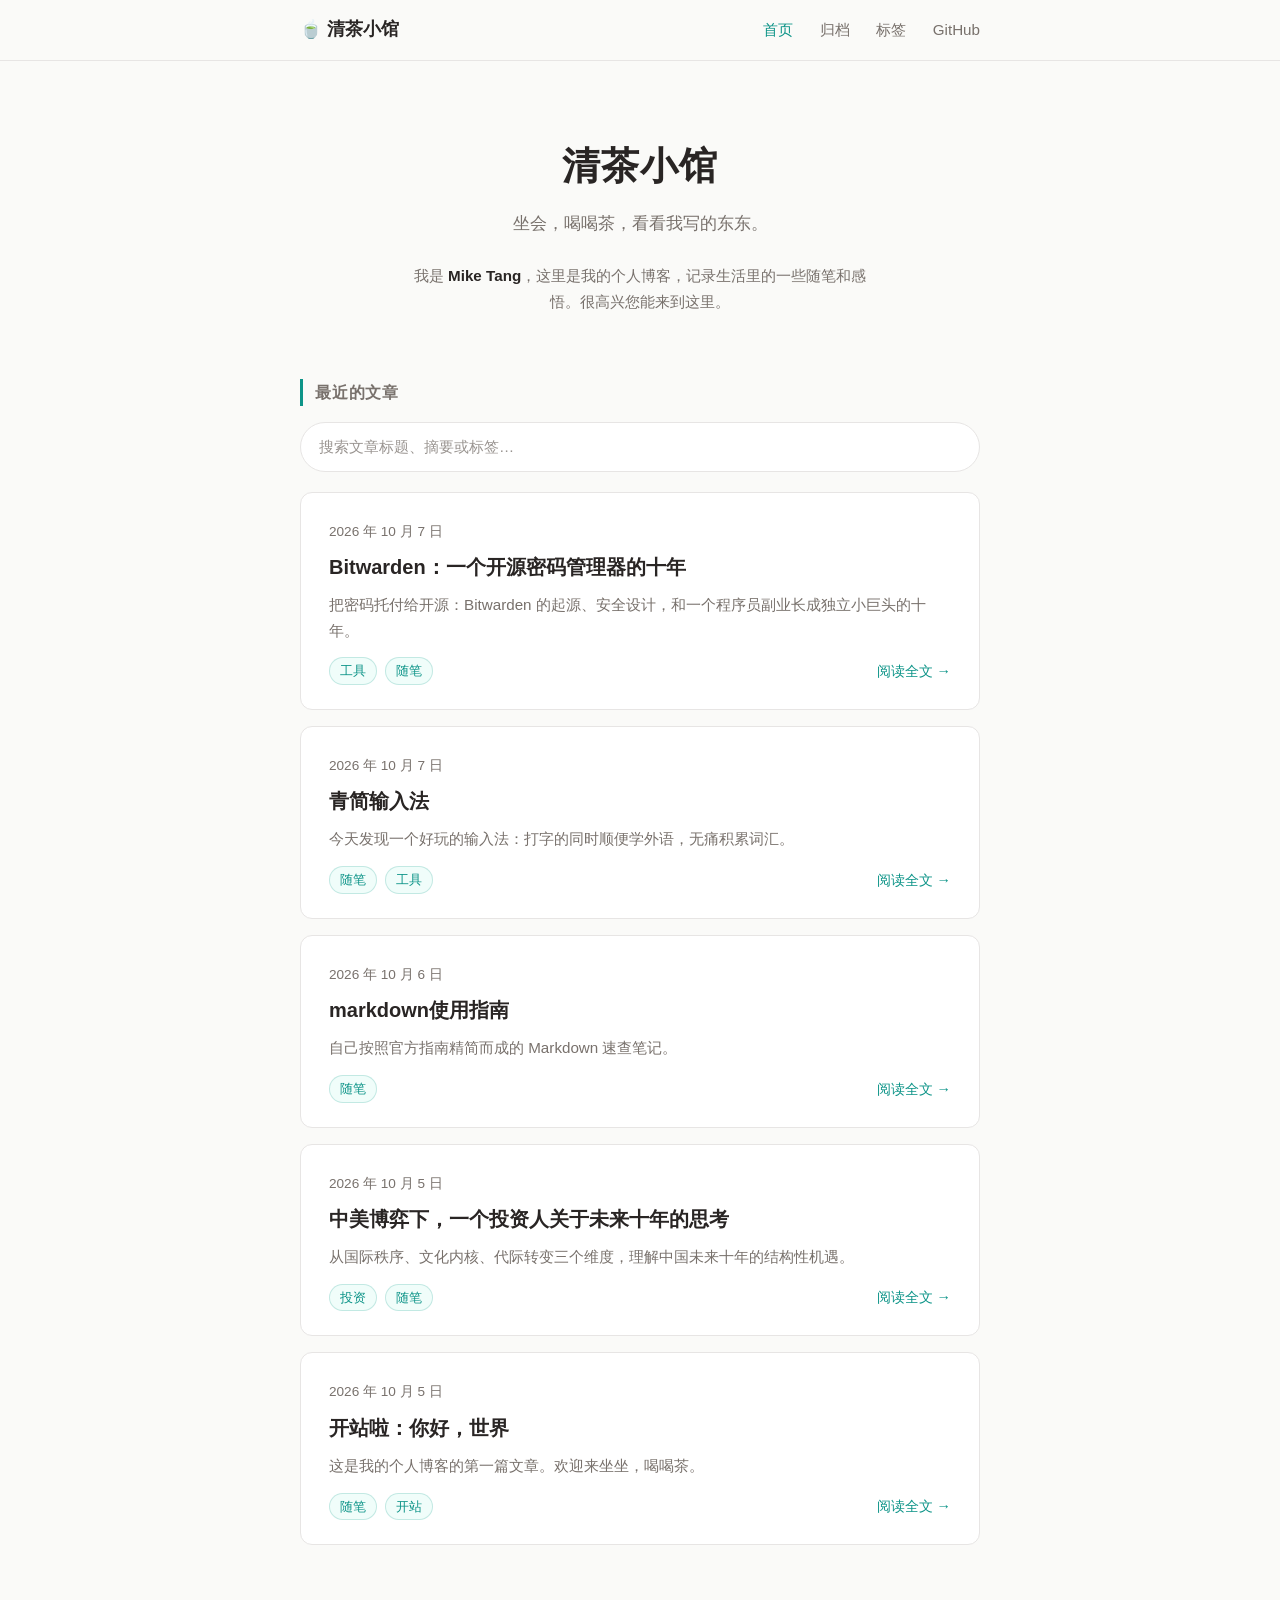
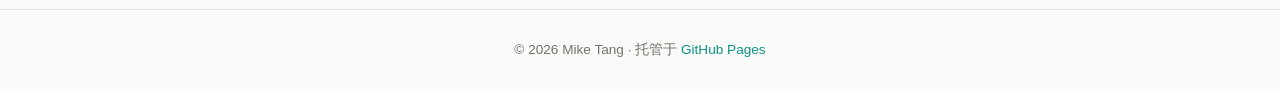
<file: index.html>
<!DOCTYPE html>
<html lang="zh-CN">
<head>
  <meta charset="UTF-8">
  <meta name="viewport" content="width=device-width, initial-scale=1.0">
  <title>清茶小馆 · Mike Tang 的个人博客</title>
  <meta name="description" content="我是 Mike Tang，欢迎来到我的个人博客。坐会，喝喝茶，看看我写的东东。">
  <link rel="icon" href="data:image/svg+xml,<svg xmlns='http://www.w3.org/2000/svg' viewBox='0 0 100 100'><text y='.9em' font-size='90'>🍵</text></svg>">
  <link rel="stylesheet" href="css/style.css?v=2">
</head>
<body>
  <header class="site-header">
    <div class="container header-inner">
      <a class="site-name" href="index.html">🍵 清茶小馆</a>
      <nav class="site-nav">
        <a href="index.html" class="active">首页</a>
        <a href="archive.html">归档</a>
        <a href="tags.html">标签</a>
        <a href="https://github.com/MikeY5616" target="_blank" rel="noopener">GitHub</a>
      </nav>
    </div>
  </header>

  <main class="container">
    <section class="hero">
      <h1>清茶小馆</h1>
      <p class="tagline">坐会，喝喝茶，看看我写的东东。</p>
      <p class="intro">我是 <strong>Mike Tang</strong>，这里是我的个人博客，记录生活里的一些随笔和感悟。很高兴您能来到这里。</p>
    </section>

    <section class="post-list-section">
      <h2 class="section-title">最近的文章</h2>
      <div class="search-box">
        <input type="search" id="search-input" placeholder="搜索文章标题、摘要或标签…" aria-label="搜索文章">
      </div>
      <div id="post-list" class="post-list">
        <!-- 文章列表由 js/main.js 自动渲染 -->
      </div>
    </section>
  </main>

  <footer class="site-footer">
    <div class="container">
      <p>© 2026 Mike Tang · 托管于 <a href="https://pages.github.com" target="_blank" rel="noopener">GitHub Pages</a></p>
    </div>
  </footer>

  <script src="js/posts.js?v=5"></script>
  <script src="js/main.js?v=4"></script>
</body>
</html>
</file>
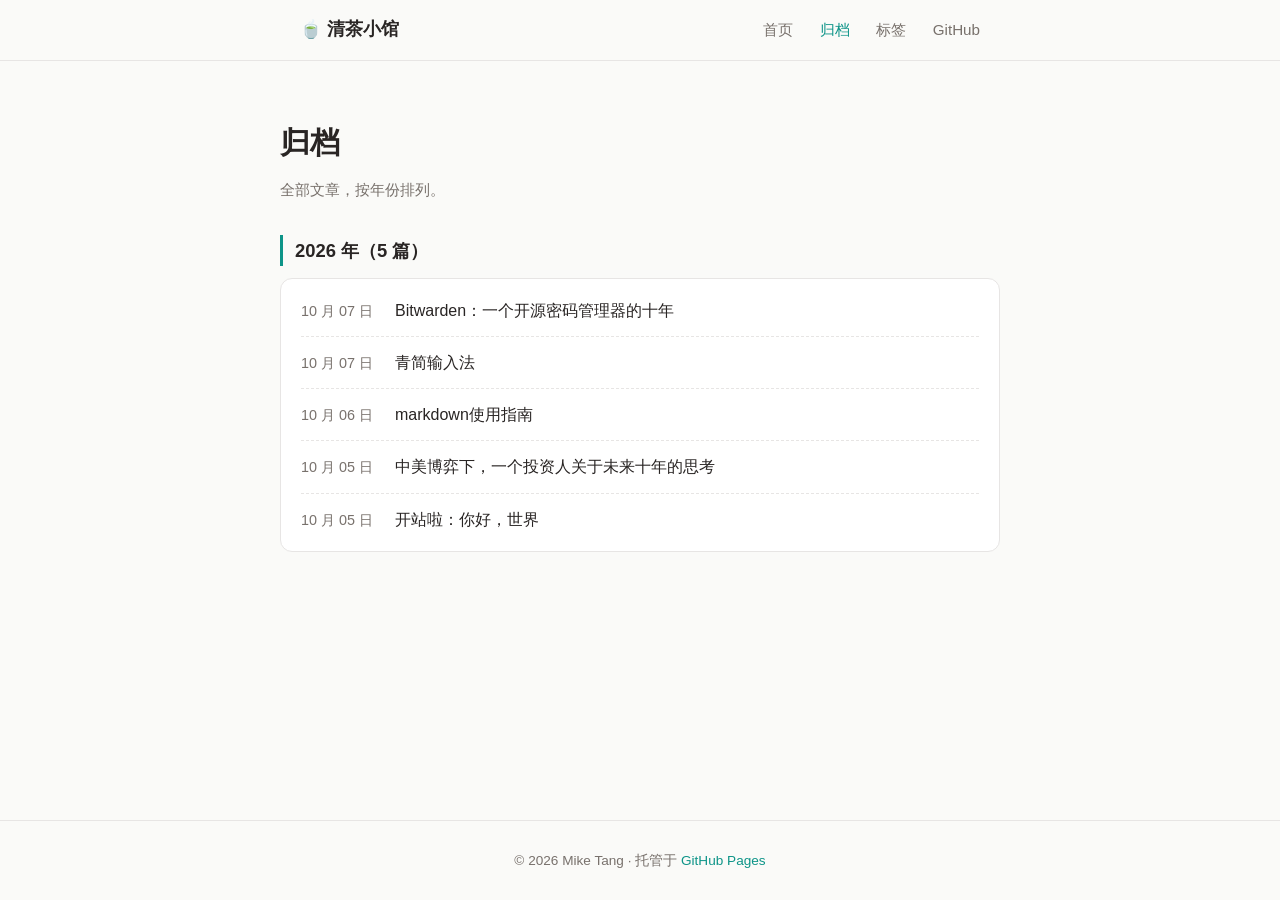
<file: archive.html>
<!DOCTYPE html>
<html lang="zh-CN">
<head>
  <meta charset="UTF-8">
  <meta name="viewport" content="width=device-width, initial-scale=1.0">
  <title>归档 · 清茶小馆</title>
  <meta name="description" content="Mike Tang 的个人博客 - 全部文章归档">
  <link rel="icon" href="data:image/svg+xml,<svg xmlns='http://www.w3.org/2000/svg' viewBox='0 0 100 100'><text y='.9em' font-size='90'>🍵</text></svg>">
  <link rel="stylesheet" href="css/style.css?v=2">
</head>
<body>
  <header class="site-header">
    <div class="container header-inner">
      <a class="site-name" href="index.html">🍵 清茶小馆</a>
      <nav class="site-nav">
        <a href="index.html">首页</a>
        <a href="archive.html" class="active">归档</a>
        <a href="tags.html">标签</a>
        <a href="https://github.com/MikeY5616" target="_blank" rel="noopener">GitHub</a>
      </nav>
    </div>
  </header>

  <main class="container browse-page">
    <h1 class="browse-title">归档</h1>
    <p class="browse-desc">全部文章，按年份排列。</p>
    <div id="archive-list">
      <!-- 归档列表由 js/browse.js 自动渲染 -->
    </div>
  </main>

  <footer class="site-footer">
    <div class="container">
      <p>© 2026 Mike Tang · 托管于 <a href="https://pages.github.com" target="_blank" rel="noopener">GitHub Pages</a></p>
    </div>
  </footer>

  <script src="js/posts.js?v=5"></script>
  <script src="js/browse.js?v=1"></script>
</body>
</html>
</file>
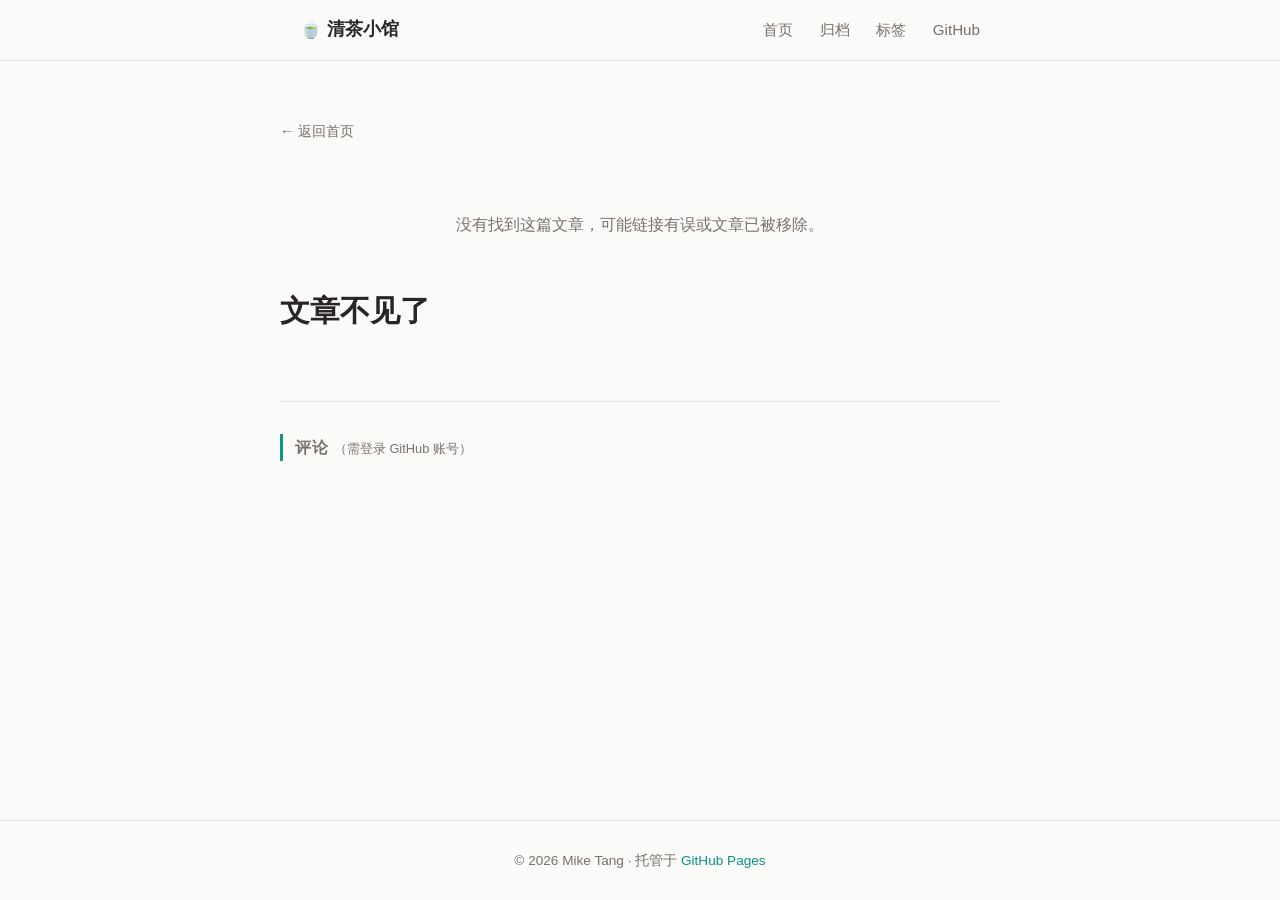
<file: post.html>
<!DOCTYPE html>
<html lang="zh-CN">
<head>
  <meta charset="UTF-8">
  <meta name="viewport" content="width=device-width, initial-scale=1.0">
  <title>文章 · 清茶小馆</title>
  <meta name="description" content="Mike Tang 的个人博客">
  <link rel="icon" href="data:image/svg+xml,<svg xmlns='http://www.w3.org/2000/svg' viewBox='0 0 100 100'><text y='.9em' font-size='90'>🍵</text></svg>">
  <link rel="stylesheet" href="css/style.css?v=2">
</head>
<body>
  <header class="site-header">
    <div class="container header-inner">
      <a class="site-name" href="index.html">🍵 清茶小馆</a>
      <nav class="site-nav">
        <a href="index.html">首页</a>
        <a href="archive.html">归档</a>
        <a href="tags.html">标签</a>
        <a href="https://github.com/MikeY5616" target="_blank" rel="noopener">GitHub</a>
      </nav>
    </div>
  </header>

  <main class="container post-page">
    <a class="back-link" href="index.html">← 返回首页</a>

    <p id="post-error" class="empty-tip" style="display:none;"></p>

    <article>
      <header class="post-header">
        <time class="post-date" id="post-date"></time>
        <h1 id="post-title">加载中…</h1>
        <div class="post-meta" id="post-tags"></div>
      </header>

      <div class="post-body" id="post-body"></div>
    </article>

    <section class="comments">
      <h2 class="section-title">评论 <span class="comments-hint">（需登录 GitHub 账号）</span></h2>
      <script src="https://giscus.app/client.js"
              data-repo="MikeY5616/MikeY5616.github.io"
              data-repo-id="R_kgDOU8Pd_g"
              data-category="Announcements"
              data-category-id="DIC_kwDOU8Pd_s4DHE7z"
              data-mapping="pathname"
              data-strict="0"
              data-reactions-enabled="1"
              data-emit-metadata="0"
              data-input-position="top"
              data-theme="light"
              data-lang="zh-CN"
              crossorigin="anonymous"
              async>
      </script>
    </section>
  </main>

  <footer class="site-footer">
    <div class="container">
      <p>© 2026 Mike Tang · 托管于 <a href="https://pages.github.com" target="_blank" rel="noopener">GitHub Pages</a></p>
    </div>
  </footer>

  <script src="js/posts.js?v=5"></script>
  <script src="js/markdown.js?v=1"></script>
  <script src="js/render.js?v=1"></script>
</body>
</html>
</file>
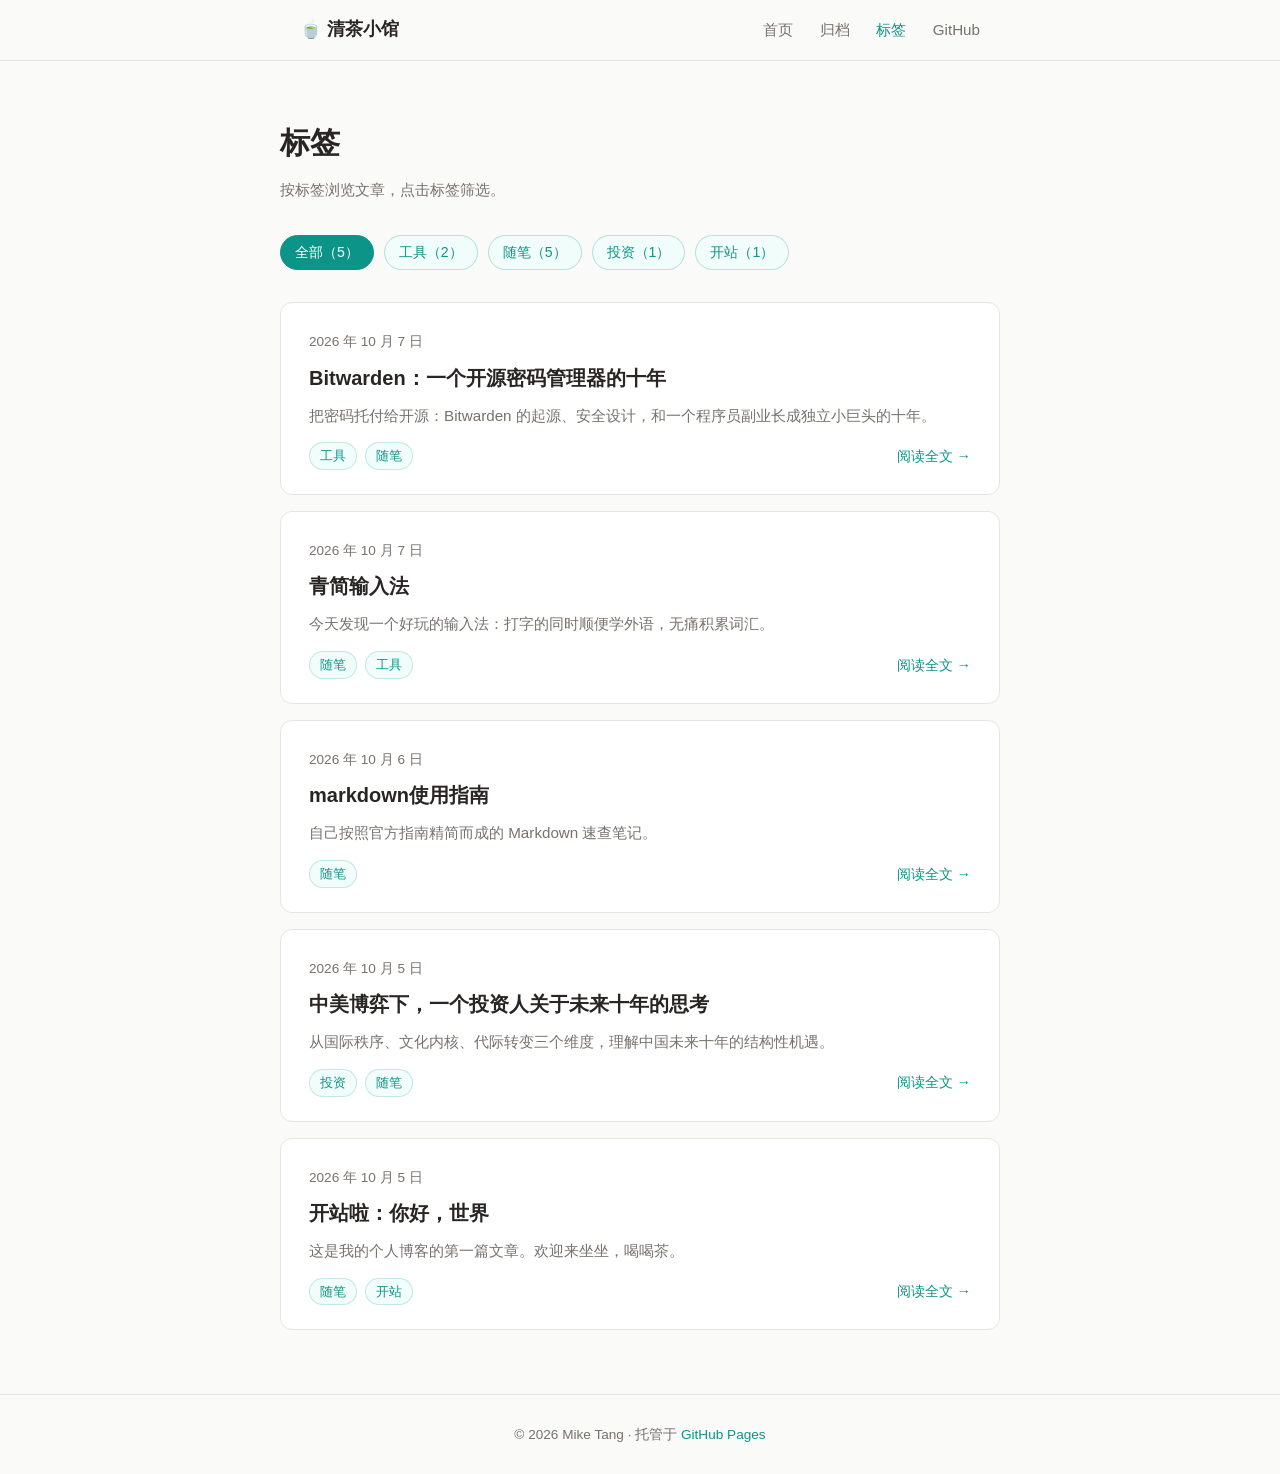
<file: tags.html>
<!DOCTYPE html>
<html lang="zh-CN">
<head>
  <meta charset="UTF-8">
  <meta name="viewport" content="width=device-width, initial-scale=1.0">
  <title>标签 · 清茶小馆</title>
  <meta name="description" content="Mike Tang 的个人博客 - 按标签浏览文章">
  <link rel="icon" href="data:image/svg+xml,<svg xmlns='http://www.w3.org/2000/svg' viewBox='0 0 100 100'><text y='.9em' font-size='90'>🍵</text></svg>">
  <link rel="stylesheet" href="css/style.css?v=2">
</head>
<body>
  <header class="site-header">
    <div class="container header-inner">
      <a class="site-name" href="index.html">🍵 清茶小馆</a>
      <nav class="site-nav">
        <a href="index.html">首页</a>
        <a href="archive.html">归档</a>
        <a href="tags.html" class="active">标签</a>
        <a href="https://github.com/MikeY5616" target="_blank" rel="noopener">GitHub</a>
      </nav>
    </div>
  </header>

  <main class="container browse-page">
    <h1 class="browse-title">标签</h1>
    <p class="browse-desc">按标签浏览文章，点击标签筛选。</p>
    <div id="tag-cloud" class="tag-cloud">
      <!-- 标签云由 js/browse.js 自动渲染 -->
    </div>
    <div id="post-list" class="post-list">
      <!-- 文章列表由 js/browse.js 自动渲染 -->
    </div>
  </main>

  <footer class="site-footer">
    <div class="container">
      <p>© 2026 Mike Tang · 托管于 <a href="https://pages.github.com" target="_blank" rel="noopener">GitHub Pages</a></p>
    </div>
  </footer>

  <script src="js/posts.js?v=5"></script>
  <script src="js/browse.js?v=1"></script>
</body>
</html>
</file>
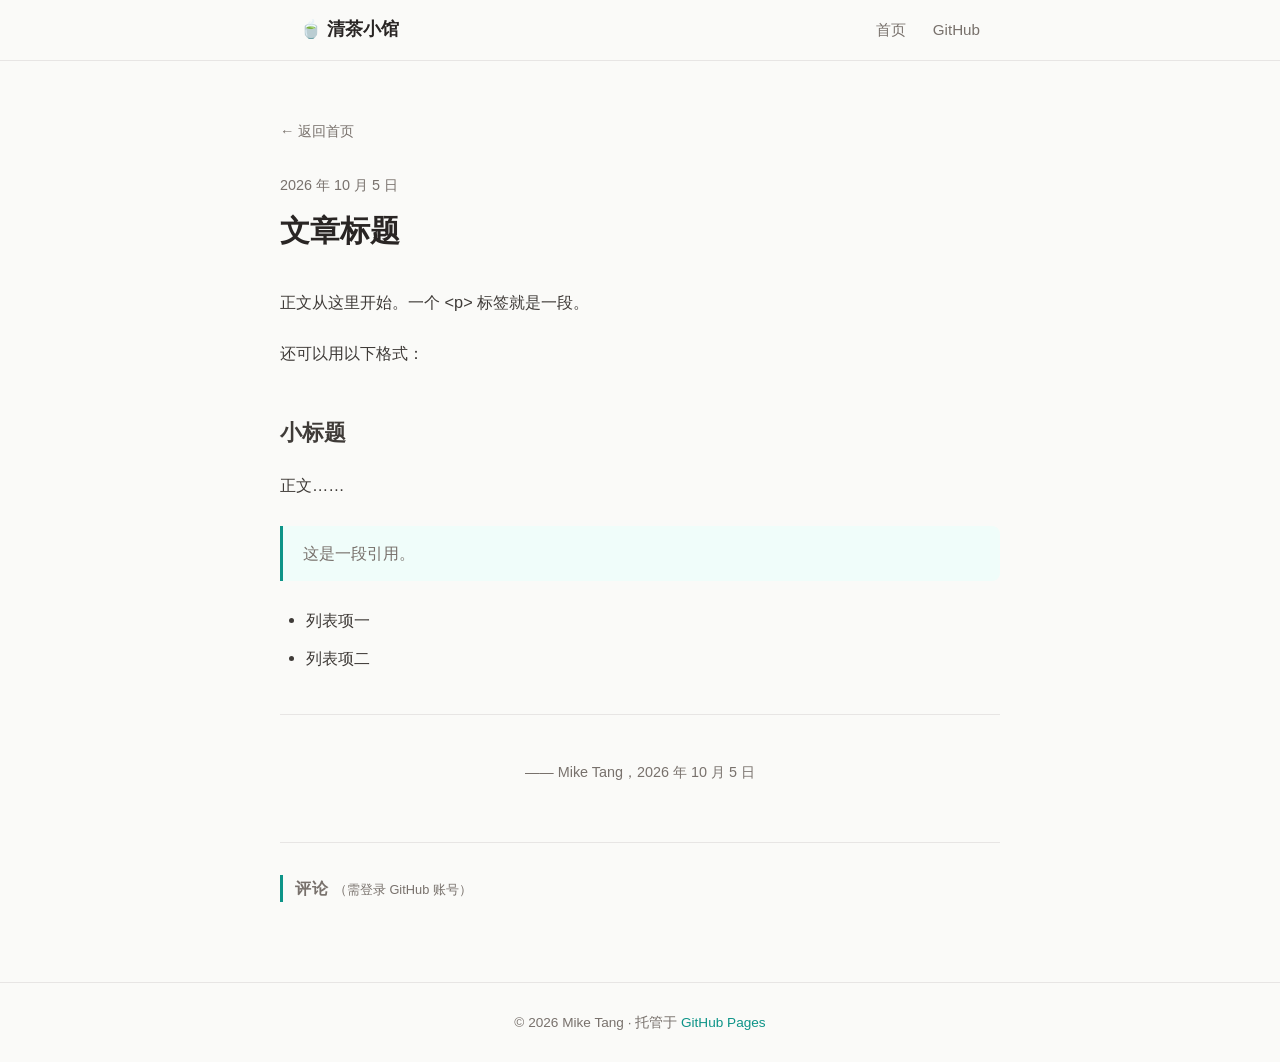
<file: posts/_template.html>
<!DOCTYPE html>
<!-- ============================================
     新文章模板 —— 使用方法：
     1. 复制这个文件，改名为「英文短横线命名.html」
        （比如 my-first-day.html，不要用中文和空格）
     2. 修改下面的 <title>、日期、文章标题和正文
     3. 在 js/posts.js 的 POSTS 数组里加一条对应记录
     4. 用浏览器打开 ../index.html 检查效果
     ============================================ -->
<html lang="zh-CN">
<head>
  <meta charset="UTF-8">
  <meta name="viewport" content="width=device-width, initial-scale=1.0">
  <title>文章标题 · 清茶小馆</title>
  <meta name="description" content="一句话摘要，会显示在搜索引擎结果里">
  <link rel="icon" href="data:image/svg+xml,<svg xmlns='http://www.w3.org/2000/svg' viewBox='0 0 100 100'><text y='.9em' font-size='90'>🍵</text></svg>">
  <link rel="stylesheet" href="../css/style.css">
</head>
<body>
  <header class="site-header">
    <div class="container header-inner">
      <a class="site-name" href="../index.html">🍵 清茶小馆</a>
      <nav class="site-nav">
        <a href="../index.html">首页</a>
        <a href="https://github.com/MikeY5616" target="_blank" rel="noopener">GitHub</a>
      </nav>
    </div>
  </header>

  <main class="container post-page">
    <a class="back-link" href="../index.html">← 返回首页</a>

    <article>
      <header class="post-header">
        <time class="post-date" datetime="2026-10-05">2026 年 10 月 5 日</time>
        <h1>文章标题</h1>
      </header>

      <div class="post-body">
        <p>正文从这里开始。一个 &lt;p&gt; 标签就是一段。</p>
        <p>还可以用以下格式：</p>
        <h2>小标题</h2>
        <p>正文……</p>
        <blockquote>这是一段引用。</blockquote>
        <ul>
          <li>列表项一</li>
          <li>列表项二</li>
        </ul>
        <hr>
        <p class="post-end">—— Mike Tang，2026 年 10 月 5 日</p>
      </div>
    </article>

    <section class="comments">
      <h2 class="section-title">评论 <span class="comments-hint">（需登录 GitHub 账号）</span></h2>
      <script src="https://giscus.app/client.js"
              data-repo="MikeY5616/MikeY5616.github.io"
              data-repo-id="R_kgDOU8Pd_g"
              data-category="General"
              data-category-id="DIC_kwDOU8Pd_s4DHE7z"
              data-mapping="pathname"
              data-strict="0"
              data-reactions-enabled="1"
              data-emit-metadata="0"
              data-input-position="top"
              data-theme="light"
              data-lang="zh-CN"
              crossorigin="anonymous"
              async>
      </script>
    </section>
  </main>

  <footer class="site-footer">
    <div class="container">
      <p>© 2026 Mike Tang · 托管于 <a href="https://pages.github.com" target="_blank" rel="noopener">GitHub Pages</a></p>
    </div>
  </footer>
</body>
</html>
</file>
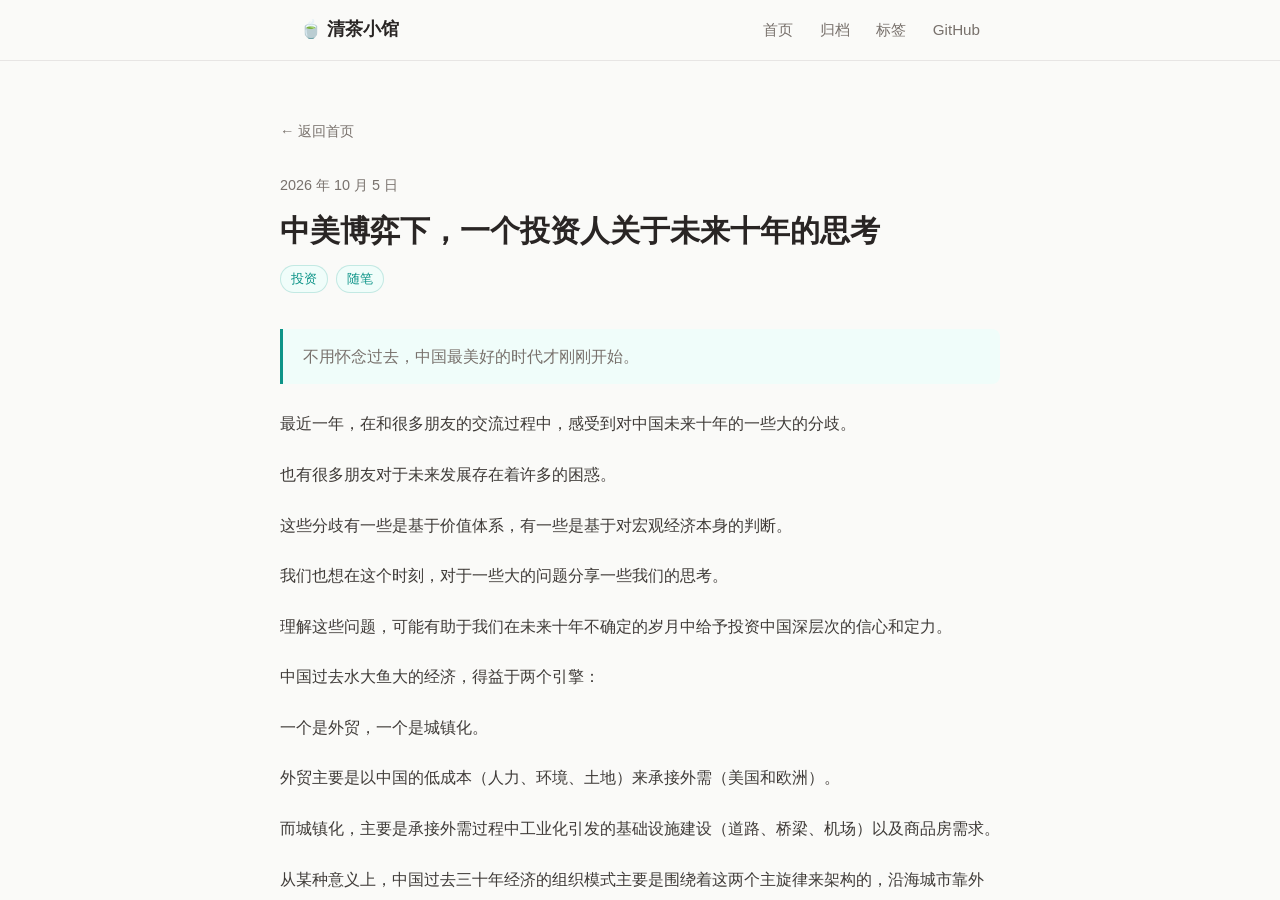
<file: posts/china-next-decade.html>
<!DOCTYPE html>
<html lang="zh-CN">
<head>
  <meta charset="UTF-8">
  <meta http-equiv="refresh" content="0; url=../post.html?p=china-next-decade">
  <title>跳转中…</title>
</head>
<body>
  <p>页面已搬家，正在跳转…如果没反应，请<a href="../post.html?p=china-next-decade">点这里</a>。</p>
</body>
</html>
</file>
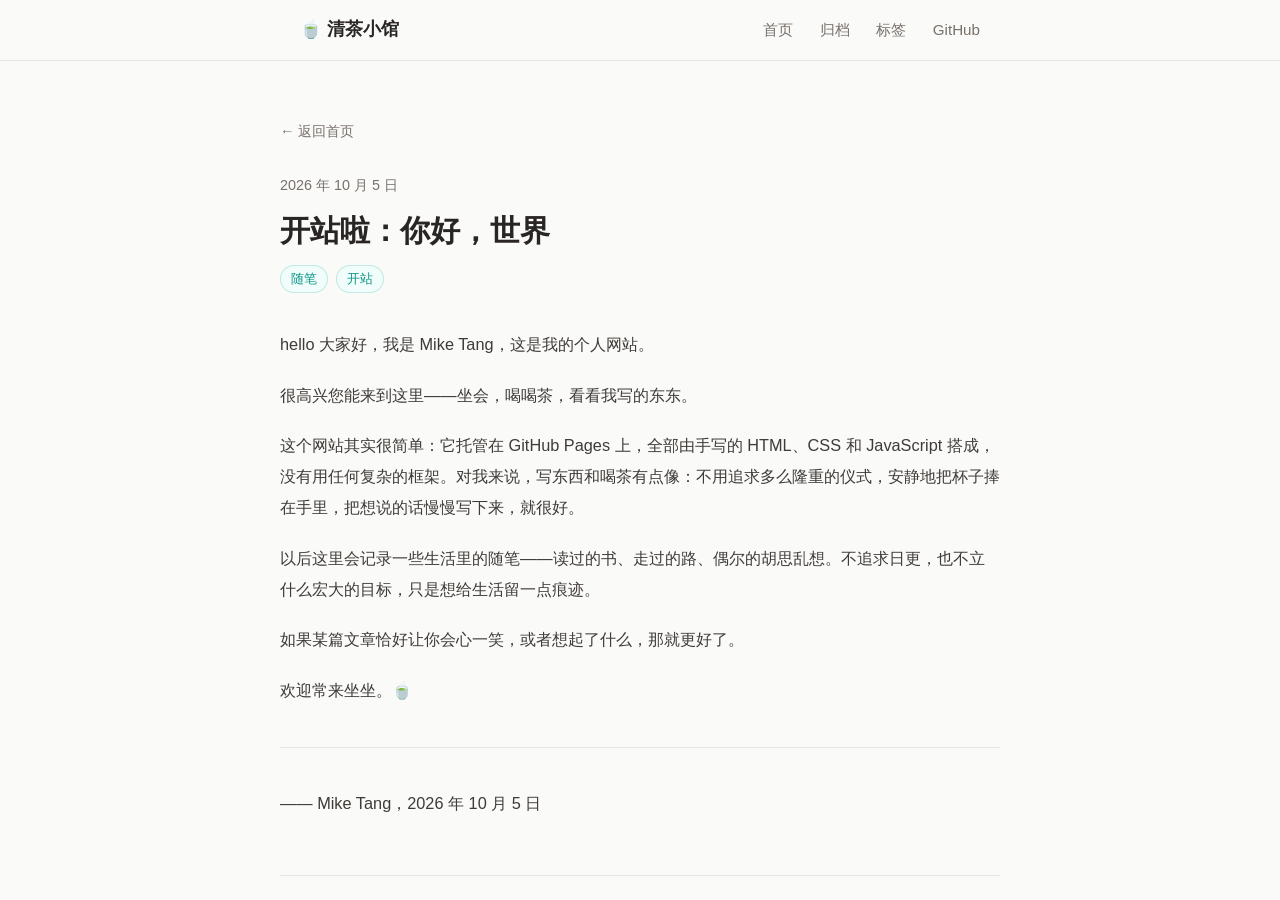
<file: posts/hello-world.html>
<!DOCTYPE html>
<html lang="zh-CN">
<head>
  <meta charset="UTF-8">
  <meta http-equiv="refresh" content="0; url=../post.html?p=hello-world">
  <title>跳转中…</title>
</head>
<body>
  <p>页面已搬家，正在跳转…如果没反应，请<a href="../post.html?p=hello-world">点这里</a>。</p>
</body>
</html>
</file>
<file: css/style.css>
/* ============================================
   清茶小馆 · 全局样式
   风格：简约清新
   ============================================ */

:root {
  --bg: #fafaf8;
  --card-bg: #ffffff;
  --text: #292524;
  --text-secondary: #78716c;
  --accent: #0d9488;
  --accent-hover: #0f766e;
  --accent-soft: #f0fdfa;
  --border: #e7e5e4;
  --radius: 12px;
  --font-sans: -apple-system, BlinkMacSystemFont, "Segoe UI", "PingFang SC",
    "Hiragino Sans GB", "Microsoft YaHei", "Noto Sans SC", sans-serif;
}

* {
  margin: 0;
  padding: 0;
  box-sizing: border-box;
}

body {
  font-family: var(--font-sans);
  background: var(--bg);
  color: var(--text);
  line-height: 1.7;
  display: flex;
  flex-direction: column;
  min-height: 100vh;
}

.container {
  width: 100%;
  max-width: 720px;
  margin: 0 auto;
  padding: 0 20px;
}

a {
  color: var(--accent);
  text-decoration: none;
  transition: color 0.15s ease;
}
a:hover {
  color: var(--accent-hover);
}

/* ---------- 顶栏 ---------- */
.site-header {
  position: sticky;
  top: 0;
  z-index: 10;
  background: rgba(250, 250, 248, 0.9);
  backdrop-filter: blur(8px);
  -webkit-backdrop-filter: blur(8px);
  border-bottom: 1px solid var(--border);
}

.header-inner {
  display: flex;
  align-items: center;
  justify-content: space-between;
  height: 60px;
}

.site-name {
  font-size: 1.1rem;
  font-weight: 600;
  color: var(--text);
}
.site-name:hover {
  color: var(--accent);
}

.site-nav a {
  margin-left: 22px;
  font-size: 0.95rem;
  color: var(--text-secondary);
}
.site-nav a:hover,
.site-nav a.active {
  color: var(--accent);
}

/* ---------- 首页大标题区 ---------- */
.hero {
  padding: 72px 0 40px;
  text-align: center;
}

.hero h1 {
  font-size: 2.4rem;
  font-weight: 700;
  letter-spacing: 0.02em;
  margin-bottom: 12px;
}

.hero .tagline {
  font-size: 1.05rem;
  color: var(--text-secondary);
  margin-bottom: 24px;
}

.hero .intro {
  max-width: 480px;
  margin: 0 auto;
  color: var(--text-secondary);
  font-size: 0.95rem;
}

.hero .intro strong {
  color: var(--text);
  font-weight: 600;
}

/* ---------- 文章列表 ---------- */
.post-list-section {
  padding: 24px 0 64px;
}

.section-title {
  font-size: 1rem;
  font-weight: 600;
  color: var(--text-secondary);
  letter-spacing: 0.05em;
  margin-bottom: 16px;
  padding-left: 12px;
  border-left: 3px solid var(--accent);
}

.post-list {
  display: flex;
  flex-direction: column;
  gap: 16px;
}

.post-card {
  background: var(--card-bg);
  border: 1px solid var(--border);
  border-radius: var(--radius);
  padding: 24px 28px;
  transition: border-color 0.15s ease, transform 0.15s ease, box-shadow 0.15s ease;
}

.post-card:hover {
  border-color: var(--accent);
  transform: translateY(-2px);
  box-shadow: 0 6px 20px rgba(13, 148, 136, 0.08);
}

.post-date {
  font-size: 0.85rem;
  color: var(--text-secondary);
}

.post-title {
  font-size: 1.25rem;
  font-weight: 600;
  margin: 6px 0 8px;
}

.post-title a {
  color: var(--text);
}
.post-title a:hover {
  color: var(--accent);
}

.post-excerpt {
  color: var(--text-secondary);
  font-size: 0.95rem;
  margin-bottom: 14px;
}

.post-meta {
  display: flex;
  align-items: center;
  gap: 8px;
  flex-wrap: wrap;
}

.tag {
  font-size: 0.8rem;
  color: var(--accent);
  background: var(--accent-soft);
  border: 1px solid rgba(13, 148, 136, 0.2);
  border-radius: 999px;
  padding: 2px 10px;
}

.read-more {
  margin-left: auto;
  font-size: 0.9rem;
}

.empty-tip {
  color: var(--text-secondary);
  padding: 40px 0;
  text-align: center;
}

/* ---------- 搜索框 ---------- */
.search-box {
  margin-bottom: 20px;
}

.search-box input {
  width: 100%;
  padding: 11px 18px;
  font: inherit;
  font-size: 0.95rem;
  color: var(--text);
  background: var(--card-bg);
  border: 1px solid var(--border);
  border-radius: 999px;
  outline: none;
  transition: border-color 0.15s ease, box-shadow 0.15s ease;
}

.search-box input::placeholder {
  color: var(--text-secondary);
  opacity: 0.75;
}

.search-box input:focus {
  border-color: var(--accent);
  box-shadow: 0 0 0 3px rgba(13, 148, 136, 0.12);
}

/* ---------- 子页面（归档 / 标签） ---------- */
.browse-page {
  padding: 56px 0 64px;
  flex: 1;
}

.browse-title {
  font-size: 1.9rem;
  font-weight: 700;
  margin-bottom: 8px;
}

.browse-desc {
  color: var(--text-secondary);
  font-size: 0.95rem;
  margin-bottom: 32px;
}

.tag-cloud {
  display: flex;
  flex-wrap: wrap;
  gap: 10px;
  margin-bottom: 32px;
}

.tag-chip {
  font: inherit;
  font-size: 0.88rem;
  color: var(--accent);
  background: var(--accent-soft);
  border: 1px solid rgba(13, 148, 136, 0.25);
  border-radius: 999px;
  padding: 5px 14px;
  cursor: pointer;
  transition: background 0.15s ease, color 0.15s ease, border-color 0.15s ease;
}

.tag-chip:hover {
  border-color: var(--accent);
}

.tag-chip.active {
  background: var(--accent);
  border-color: var(--accent);
  color: #ffffff;
}

.archive-year {
  font-size: 1.15rem;
  font-weight: 600;
  color: var(--text);
  margin: 32px 0 12px;
  padding-left: 12px;
  border-left: 3px solid var(--accent);
}

.archive-year:first-child {
  margin-top: 0;
}

.archive-posts {
  background: var(--card-bg);
  border: 1px solid var(--border);
  border-radius: var(--radius);
  padding: 6px 20px;
}

.archive-post {
  display: flex;
  align-items: baseline;
  gap: 18px;
  padding: 12px 0;
  border-bottom: 1px dashed var(--border);
}

.archive-post:last-child {
  border-bottom: none;
}

.archive-post time {
  flex-shrink: 0;
  min-width: 76px;
  font-size: 0.9rem;
  color: var(--text-secondary);
}

.archive-post a {
  color: var(--text);
}

.archive-post a:hover {
  color: var(--accent);
}

/* ---------- 文章详情页 ---------- */
.post-page {
  padding: 56px 0 64px;
  flex: 1;
}

.post-page .back-link {
  display: inline-block;
  font-size: 0.9rem;
  color: var(--text-secondary);
  margin-bottom: 28px;
}
.post-page .back-link:hover {
  color: var(--accent);
}

.post-page .post-header {
  margin-bottom: 36px;
}

.post-page .post-header h1 {
  font-size: 1.9rem;
  font-weight: 700;
  line-height: 1.4;
  margin: 10px 0 14px;
}

.post-page .post-header .post-date {
  font-size: 0.9rem;
}

.post-body {
  font-size: 1.02rem;
  line-height: 1.9;
  color: #3f3b38;
}

.post-body p {
  margin-bottom: 1.2em;
}

.post-body h2 {
  font-size: 1.35rem;
  margin: 2em 0 0.8em;
}

.post-body h3 {
  font-size: 1.15rem;
  margin: 1.8em 0 0.6em;
}

.post-body blockquote {
  border-left: 3px solid var(--accent);
  background: var(--accent-soft);
  padding: 12px 20px;
  margin: 1.5em 0;
  border-radius: 0 8px 8px 0;
  color: var(--text-secondary);
}

.post-body img {
  max-width: 100%;
  border-radius: 8px;
  margin: 1.5em auto;
  display: block;
}

.post-body a {
  border-bottom: 1px solid rgba(13, 148, 136, 0.35);
}
.post-body a:hover {
  border-bottom-color: var(--accent-hover);
}

.post-body ul,
.post-body ol {
  margin: 0 0 1.2em 1.6em;
}

.post-body li {
  margin-bottom: 0.4em;
}

.post-body hr {
  border: none;
  border-top: 1px solid var(--border);
  margin: 2.5em 0;
}

.post-body code {
  font-family: Consolas, "Courier New", monospace;
  background: #f5f5f4;
  border: 1px solid var(--border);
  border-radius: 4px;
  padding: 1px 6px;
  font-size: 0.88em;
}

.post-body pre {
  background: #f5f5f4;
  border: 1px solid var(--border);
  border-radius: 8px;
  padding: 14px 18px;
  overflow-x: auto;
  margin: 1.5em 0;
  font-size: 0.88rem;
  line-height: 1.6;
}

.post-body pre code {
  background: none;
  border: none;
  padding: 0;
  font-size: 1em;
}

.post-end {
  margin-top: 3em;
  text-align: center;
  color: var(--text-secondary);
  font-size: 0.9rem;
}

/* ---------- 评论区 ---------- */
.comments {
  margin-top: 56px;
  padding-top: 32px;
  border-top: 1px solid var(--border);
}

.comments .comments-hint {
  font-size: 0.8rem;
  font-weight: 400;
  color: var(--text-secondary);
  letter-spacing: 0;
}

.comments iframe {
  width: 100%;
}

/* ---------- 页脚 ---------- */
.site-footer {
  border-top: 1px solid var(--border);
  padding: 28px 0;
  margin-top: auto;
  text-align: center;
}

.site-footer p {
  font-size: 0.85rem;
  color: var(--text-secondary);
}

/* ---------- 移动端适配 ---------- */
@media (max-width: 600px) {
  .hero {
    padding: 48px 0 28px;
  }
  .hero h1 {
    font-size: 2rem;
  }
  .post-card {
    padding: 20px;
  }
  .post-page {
    padding: 32px 0 48px;
  }
  .post-page .post-header h1 {
    font-size: 1.55rem;
  }
  .post-body {
    font-size: 1rem;
  }
  .browse-page {
    padding: 32px 0 48px;
  }
  .browse-title {
    font-size: 1.55rem;
  }
  .archive-post {
    flex-direction: column;
    gap: 2px;
  }
  .archive-post time {
    min-width: 0;
  }
}
</file>
